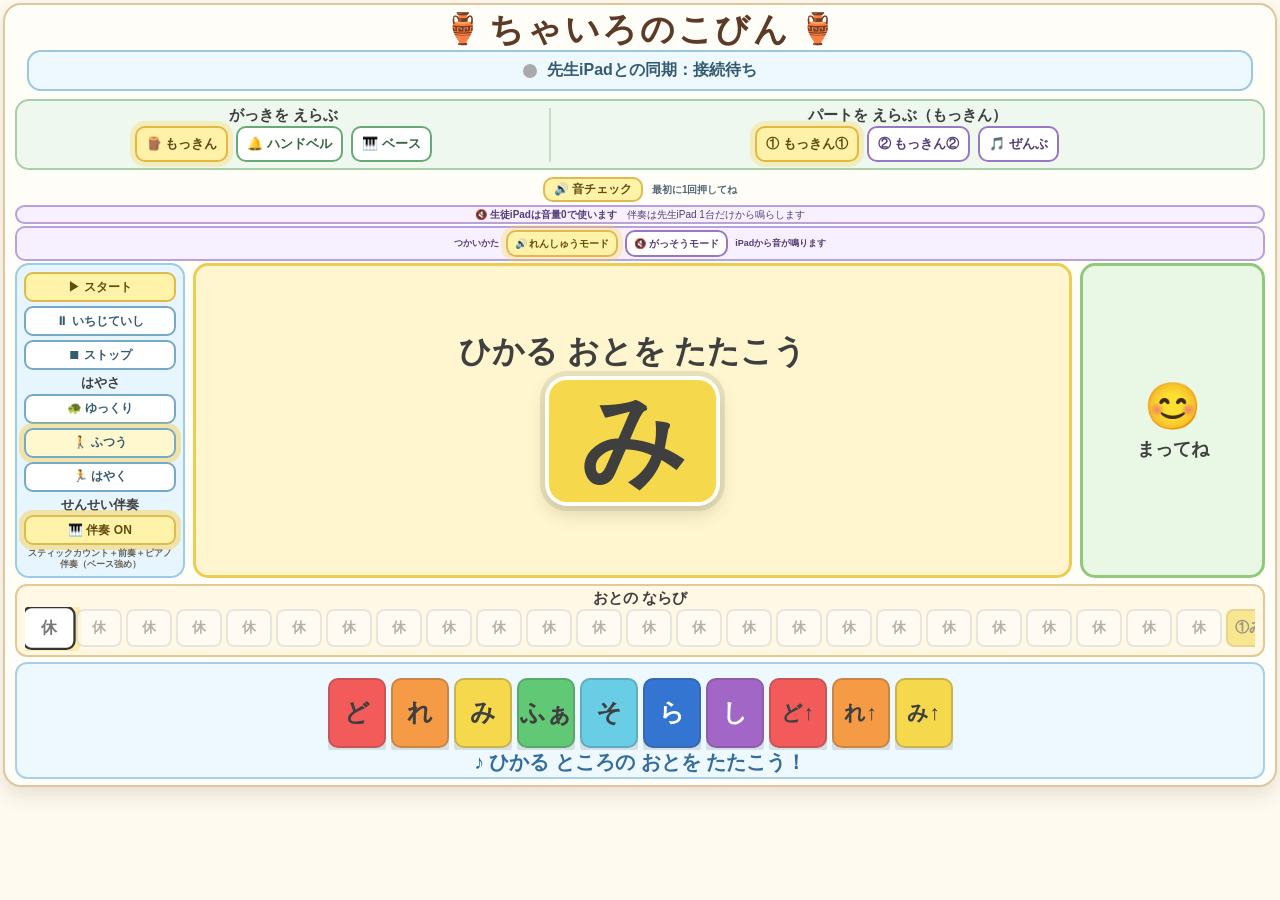
<file: index.html>
<!DOCTYPE html>
<html lang="ja">
<head>
  <meta charset="UTF-8">
  <meta name="viewport" content="width=device-width, initial-scale=1.0">
  <title>ちゃいろのこびん 合奏教材</title>
  <link rel="stylesheet" href="style.css">

  <link rel="manifest" href="manifest.json">
  <meta name="theme-color" content="#fffaf0">
  <meta name="apple-mobile-web-app-capable" content="yes">
  <meta name="apple-mobile-web-app-status-bar-style" content="default">
  <meta name="apple-mobile-web-app-title" content="ちゃいろのこびん">
  <link rel="apple-touch-icon" href="icon-192.png">

</head>
<body>
  <main class="app">
    <header class="title-area">
      <span class="bottle">🏺</span>
      <h1>ちゃいろのこびん</h1>
      <span class="bottle">🏺</span>
    </header>

    <section class="google-sync-bar" id="googleSyncBar">
      <span id="googleSyncDot" class="google-sync-dot"></span>
      <strong id="googleSyncText">先生iPadとの同期：準備中</strong>
    </section>


    <section class="selection-area">
      <div class="selection-group">
        <p class="mode-title">がっきを えらぶ</p>
        <div class="mode-buttons">
          <button class="instrument-button selected-mode" data-instrument="xylophone">🪵 もっきん</button>
          <button class="instrument-button" data-instrument="bells">🔔 ハンドベル</button>
          <button class="instrument-button" data-instrument="bass">🎹 ベース</button>
        </div>
      </div>
      <div class="selection-divider"></div>
      <div class="selection-group">
        <p id="partSelectionTitle" class="mode-title">パートを えらぶ（もっきん）</p>
        <div id="xylophoneModeButtons" class="mode-buttons">
          <button class="part-button selected-mode" data-mode="part1">① もっきん①</button>
          <button class="part-button" data-mode="part2">② もっきん②</button>
          <button class="part-button" data-mode="all">🎵 ぜんぶ</button>
        </div>
        <div id="bellModeButtons" class="mode-buttons hidden">
          <button class="part-button" data-mode="part1">① ベル①</button>
          <button class="part-button" data-mode="part2">② ベル②</button>
          <button class="part-button" data-mode="part3">③ ベル③</button>
          <button class="part-button" data-mode="all">🎵 ぜんぶ</button>
        </div>
        <div id="bassModeButtons" class="mode-buttons hidden">
          <button class="part-button selected-mode" data-mode="bass">⑥ ベース</button>
        </div>
        <p id="modeMessage" class="mode-message"></p>
      </div>
    </section>

    
    <section class="sound-check-area">
      <button id="soundCheckButton" class="sound-check-button" type="button">🔊 音チェック</button>
      <span id="soundCheckStatus">最初に1回押してね</span>
    </section>

    
    <section class="student-audio-notice">
      <strong>🔇 生徒iPadは音量0で使います</strong>
      <span>伴奏は先生iPad 1台だけから鳴らします</span>
    </section>

    
    <section class="lesson-mode-area">
      <span class="lesson-mode-label">つかいかた</span>
      <button id="practiceModeButton" class="lesson-mode-button selected-mode" type="button">🔊 れんしゅうモード</button>
      <button id="ensembleModeButton" class="lesson-mode-button" type="button">🔇 がっそうモード</button>
      <span id="lessonModeStatus">iPadから音が鳴ります</span>
    </section>

    <section class="main-panel">
      <div class="controls">
        <button id="startButton" class="start-button">▶ スタート</button>
        <button id="pauseButton">⏸ いちじていし</button>
        <button id="stopButton">⏹ ストップ</button>

        <p class="control-title">はやさ</p>
        <button class="speed-button" data-speed="1050">🐢 ゆっくり</button>
        <button class="speed-button selected" data-speed="700">🚶 ふつう</button>
        <button class="speed-button" data-speed="500">🏃 はやく</button>
        <p class="control-title">せんせい伴奏</p>
        <button id="accompanimentButton" class="accompaniment-button selected">🎹 伴奏 ON</button>
        <p id="accompanimentStatus" class="accompaniment-status">スティックカウント＋前奏＋ピアノ伴奏（ベース強め）</p>
      </div>

      <div class="note-area">
        <p id="actionMessage" class="small-message">ひかる おとを たたこう</p>
        <div id="currentNote" class="current-note note-mi">み</div>
      </div>

      <div id="waitingArea" class="waiting-area">
        <div class="face">😊</div>
        <p id="waitingText">まってね</p>
      </div>
    </section>

    <section class="melody-area">
      <p class="section-title">おとの ならび</p>
      <div id="melody" class="melody"></div>
    </section>

    
    <section id="colorInstrumentArea" class="xylophone-area">
      <p id="keyAreaTitle" class="section-title">もっきんを たたく ところ</p>

      <div id="xylophoneKeys" class="single-key-row">
        <div class="xylophone-key key-do" data-note="ど">ど</div>
        <div class="xylophone-key key-re" data-note="れ">れ</div>
        <div class="xylophone-key key-mi" data-note="み">み</div>
        <div class="xylophone-key key-fa" data-note="ふぁ">ふぁ</div>
        <div class="xylophone-key key-so" data-note="そ">そ</div>
        <div class="xylophone-key key-la" data-note="ら">ら</div>
        <div class="xylophone-key key-si" data-note="し">し</div>
        <div class="xylophone-key key-do high-inline" data-note="ど↑">ど↑</div>
        <div class="xylophone-key key-re high-inline" data-note="れ↑">れ↑</div>
        <div class="xylophone-key key-mi high-inline" data-note="み↑">み↑</div>
      </div>

      <div id="bellKeys" class="single-key-row hidden">
        <div class="xylophone-key key-mi bell-key" data-note="み">み</div>
        <div class="xylophone-key key-fa bell-key" data-note="ふぁ">ふぁ</div>
        <div class="xylophone-key key-so bell-key" data-note="そ">そ</div>
        <div class="xylophone-key key-la bell-key" data-note="ら">ら</div>
        <div class="xylophone-key key-si bell-key" data-note="し">し</div>
        <div class="xylophone-key key-do bell-key" data-note="ど↑">ど↑</div>
      </div>

      <p id="bottomMessage" class="bottom-message">♪ ひかる ところの おとを たたこう！</p>
    </section>

    <section id="bassKeyboardArea" class="bass-area hidden">
      <p class="section-title">ベースで ひく けんばん</p>
      <div class="piano">
        <div class="white-key" data-bass-note="ど">ど</div>
        <div class="white-key" data-bass-note="れ">れ</div>
        <div class="white-key" data-bass-note="み">み</div>
        <div class="piano-key-group">
          <div class="white-key" data-bass-note="ふぁ">ふぁ</div>
          <div class="black-key" data-bass-note="ふぁ♯">ふぁ♯</div>
        </div>
        <div class="white-key" data-bass-note="そ">そ</div>
      </div>
      <p class="bottom-message">🎹 ひかる けんばんを ひこう！</p>
    </section>
  </main>

  <script src="google-sync-config.js"></script>
  <script src="google-sync.js"></script>
  <script src="songs/chairo-data.js"></script>
<script src="script.js"></script>


</body>
</html>
</file>
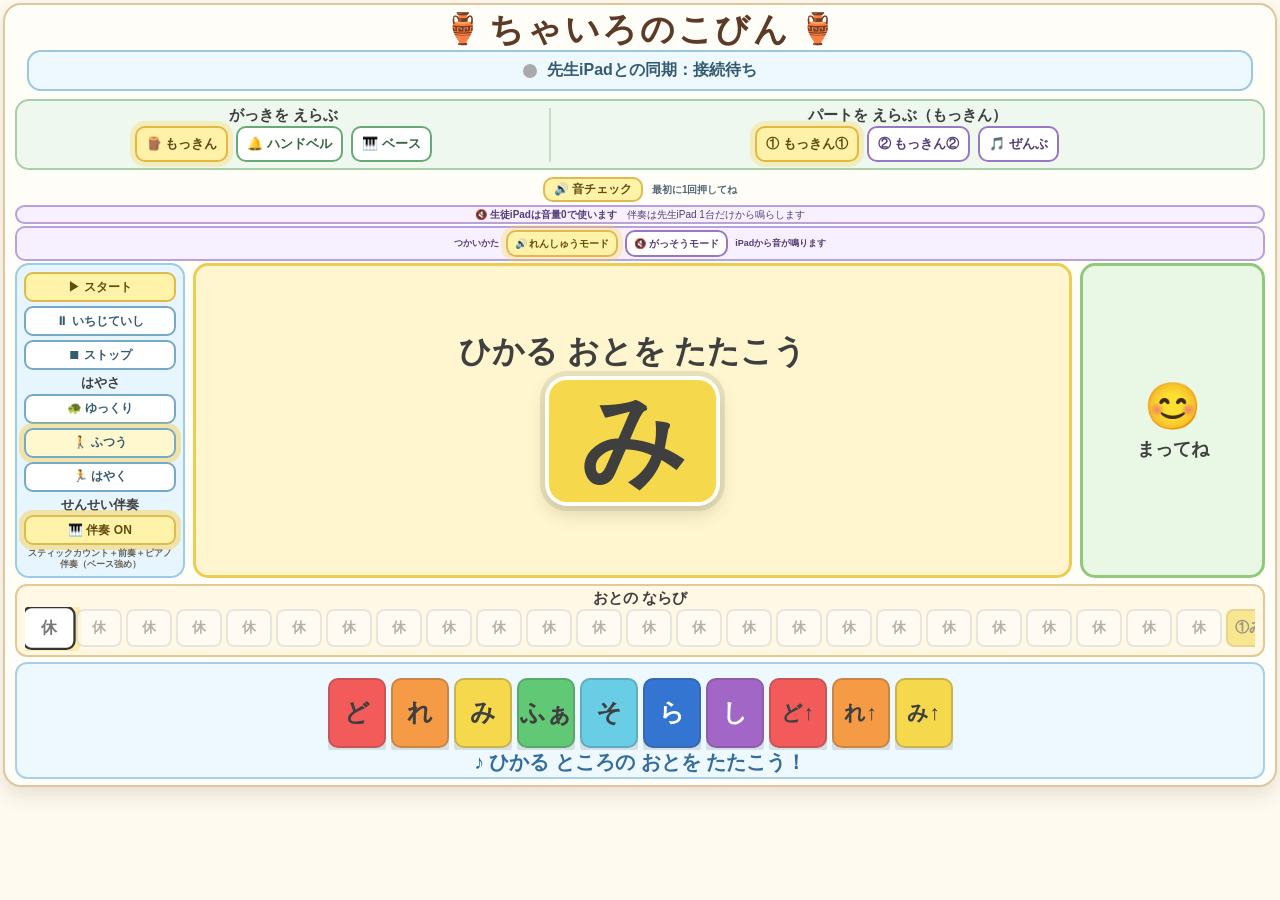
<file: index 22.48.14.html>
<!DOCTYPE html>
<html lang="ja">
<head>
  <meta charset="UTF-8">
  <meta name="viewport" content="width=device-width, initial-scale=1.0">
  <title>ちゃいろのこびん 合奏教材</title>
  <link rel="stylesheet" href="style.css">

  <link rel="manifest" href="manifest.json">
  <meta name="theme-color" content="#fffaf0">
  <meta name="apple-mobile-web-app-capable" content="yes">
  <meta name="apple-mobile-web-app-status-bar-style" content="default">
  <meta name="apple-mobile-web-app-title" content="ちゃいろのこびん">
  <link rel="apple-touch-icon" href="icon-192.png">

</head>
<body>
  <main class="app">
    <header class="title-area">
      <span class="bottle">🏺</span>
      <h1>ちゃいろのこびん</h1>
      <span class="bottle">🏺</span>
    </header>

    <section class="google-sync-bar" id="googleSyncBar">
      <span id="googleSyncDot" class="google-sync-dot"></span>
      <strong id="googleSyncText">先生iPadとの同期：準備中</strong>
    </section>


    <section class="selection-area">
      <div class="selection-group">
        <p class="mode-title">がっきを えらぶ</p>
        <div class="mode-buttons">
          <button class="instrument-button selected-mode" data-instrument="xylophone">🪵 もっきん</button>
          <button class="instrument-button" data-instrument="bells">🔔 ハンドベル</button>
          <button class="instrument-button" data-instrument="bass">🎹 ベース</button>
        </div>
      </div>
      <div class="selection-divider"></div>
      <div class="selection-group">
        <p id="partSelectionTitle" class="mode-title">パートを えらぶ（もっきん）</p>
        <div id="xylophoneModeButtons" class="mode-buttons">
          <button class="part-button selected-mode" data-mode="part1">① もっきん①</button>
          <button class="part-button" data-mode="part2">② もっきん②</button>
          <button class="part-button" data-mode="all">🎵 ぜんぶ</button>
        </div>
        <div id="bellModeButtons" class="mode-buttons hidden">
          <button class="part-button" data-mode="part1">① ベル①</button>
          <button class="part-button" data-mode="part2">② ベル②</button>
          <button class="part-button" data-mode="part3">③ ベル③</button>
          <button class="part-button" data-mode="all">🎵 ぜんぶ</button>
        </div>
        <div id="bassModeButtons" class="mode-buttons hidden">
          <button class="part-button selected-mode" data-mode="bass">⑥ ベース</button>
        </div>
        <p id="modeMessage" class="mode-message"></p>
      </div>
    </section>

    
    <section class="sound-check-area">
      <button id="soundCheckButton" class="sound-check-button" type="button">🔊 音チェック</button>
      <span id="soundCheckStatus">最初に1回押してね</span>
    </section>

    
    <section class="student-audio-notice">
      <strong>🔇 生徒iPadは音量0で使います</strong>
      <span>伴奏は先生iPad 1台だけから鳴らします</span>
    </section>

    
    <section class="lesson-mode-area">
      <span class="lesson-mode-label">つかいかた</span>
      <button id="practiceModeButton" class="lesson-mode-button selected-mode" type="button">🔊 れんしゅうモード</button>
      <button id="ensembleModeButton" class="lesson-mode-button" type="button">🔇 がっそうモード</button>
      <span id="lessonModeStatus">iPadから音が鳴ります</span>
    </section>

    <section class="main-panel">
      <div class="controls">
        <button id="startButton" class="start-button">▶ スタート</button>
        <button id="pauseButton">⏸ いちじていし</button>
        <button id="stopButton">⏹ ストップ</button>

        <p class="control-title">はやさ</p>
        <button class="speed-button" data-speed="1050">🐢 ゆっくり</button>
        <button class="speed-button selected" data-speed="700">🚶 ふつう</button>
        <button class="speed-button" data-speed="500">🏃 はやく</button>
        <p class="control-title">せんせい伴奏</p>
        <button id="accompanimentButton" class="accompaniment-button selected">🎹 伴奏 ON</button>
        <p id="accompanimentStatus" class="accompaniment-status">スティックカウント＋前奏＋ピアノ伴奏（ベース強め）</p>
      </div>

      <div class="note-area">
        <p id="actionMessage" class="small-message">ひかる おとを たたこう</p>
        <div id="currentNote" class="current-note note-mi">み</div>
      </div>

      <div id="waitingArea" class="waiting-area">
        <div class="face">😊</div>
        <p id="waitingText">まってね</p>
      </div>
    </section>

    <section class="melody-area">
      <p class="section-title">おとの ならび</p>
      <div id="melody" class="melody"></div>
    </section>

    
    <section id="colorInstrumentArea" class="xylophone-area">
      <p id="keyAreaTitle" class="section-title">もっきんを たたく ところ</p>

      <div id="xylophoneKeys" class="single-key-row">
        <div class="xylophone-key key-do" data-note="ど">ど</div>
        <div class="xylophone-key key-re" data-note="れ">れ</div>
        <div class="xylophone-key key-mi" data-note="み">み</div>
        <div class="xylophone-key key-fa" data-note="ふぁ">ふぁ</div>
        <div class="xylophone-key key-so" data-note="そ">そ</div>
        <div class="xylophone-key key-la" data-note="ら">ら</div>
        <div class="xylophone-key key-si" data-note="し">し</div>
        <div class="xylophone-key key-do high-inline" data-note="ど↑">ど↑</div>
        <div class="xylophone-key key-re high-inline" data-note="れ↑">れ↑</div>
        <div class="xylophone-key key-mi high-inline" data-note="み↑">み↑</div>
      </div>

      <div id="bellKeys" class="single-key-row hidden">
        <div class="xylophone-key key-mi bell-key" data-note="み">み</div>
        <div class="xylophone-key key-fa bell-key" data-note="ふぁ">ふぁ</div>
        <div class="xylophone-key key-so bell-key" data-note="そ">そ</div>
        <div class="xylophone-key key-la bell-key" data-note="ら">ら</div>
        <div class="xylophone-key key-si bell-key" data-note="し">し</div>
        <div class="xylophone-key key-do bell-key" data-note="ど↑">ど↑</div>
      </div>

      <p id="bottomMessage" class="bottom-message">♪ ひかる ところの おとを たたこう！</p>
    </section>

    <section id="bassKeyboardArea" class="bass-area hidden">
      <p class="section-title">ベースで ひく けんばん</p>
      <div class="piano">
        <div class="white-key" data-bass-note="ど">ど</div>
        <div class="white-key" data-bass-note="れ">れ</div>
        <div class="white-key" data-bass-note="み">み</div>
        <div class="piano-key-group">
          <div class="white-key" data-bass-note="ふぁ">ふぁ</div>
          <div class="black-key" data-bass-note="ふぁ♯">ふぁ♯</div>
        </div>
        <div class="white-key" data-bass-note="そ">そ</div>
      </div>
      <p class="bottom-message">🎹 ひかる けんばんを ひこう！</p>
    </section>
  </main>

  <script src="google-sync-config.js?v=9"></script>
  <script src="google-sync.js?v=9"></script>
  <script src="songs/chairo-data.js?v=8"></script>
<script src="script.js?v=9"></script>


</body>
</html>
</file>
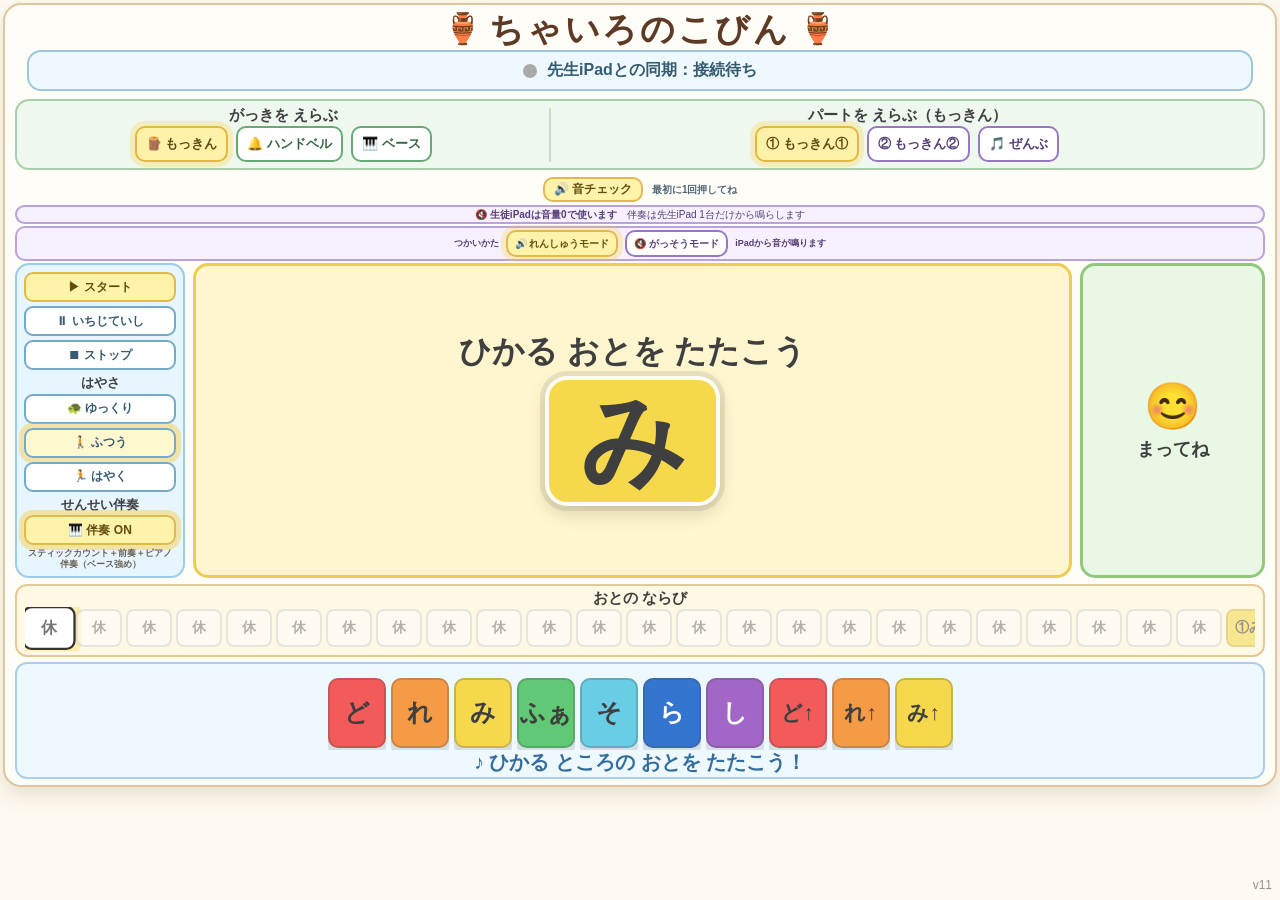
<file: index 23.08.19.html>
<!DOCTYPE html>
<html lang="ja">
<head>
  <meta charset="UTF-8">
  <meta name="viewport" content="width=device-width, initial-scale=1.0">
  <title>ちゃいろのこびん 合奏教材</title>
  <link rel="stylesheet" href="style.css">

  <link rel="manifest" href="manifest.json">
  <meta name="theme-color" content="#fffaf0">
  <meta name="apple-mobile-web-app-capable" content="yes">
  <meta name="apple-mobile-web-app-status-bar-style" content="default">
  <meta name="apple-mobile-web-app-title" content="ちゃいろのこびん">
  <link rel="apple-touch-icon" href="icon-192.png">

</head>
<body>
<div style="position:fixed;right:8px;bottom:8px;font-size:12px;opacity:.55;z-index:9999">v11</div>
  <main class="app">
    <header class="title-area">
      <span class="bottle">🏺</span>
      <h1>ちゃいろのこびん</h1>
      <span class="bottle">🏺</span>
    </header>

    <section class="google-sync-bar" id="googleSyncBar">
      <span id="googleSyncDot" class="google-sync-dot"></span>
      <strong id="googleSyncText">先生iPadとの同期：準備中</strong>
    </section>


    <section class="selection-area">
      <div class="selection-group">
        <p class="mode-title">がっきを えらぶ</p>
        <div class="mode-buttons">
          <button class="instrument-button selected-mode" data-instrument="xylophone">🪵 もっきん</button>
          <button class="instrument-button" data-instrument="bells">🔔 ハンドベル</button>
          <button class="instrument-button" data-instrument="bass">🎹 ベース</button>
        </div>
      </div>
      <div class="selection-divider"></div>
      <div class="selection-group">
        <p id="partSelectionTitle" class="mode-title">パートを えらぶ（もっきん）</p>
        <div id="xylophoneModeButtons" class="mode-buttons">
          <button class="part-button selected-mode" data-mode="part1">① もっきん①</button>
          <button class="part-button" data-mode="part2">② もっきん②</button>
          <button class="part-button" data-mode="all">🎵 ぜんぶ</button>
        </div>
        <div id="bellModeButtons" class="mode-buttons hidden">
          <button class="part-button" data-mode="part1">① ベル①</button>
          <button class="part-button" data-mode="part2">② ベル②</button>
          <button class="part-button" data-mode="part3">③ ベル③</button>
          <button class="part-button" data-mode="all">🎵 ぜんぶ</button>
        </div>
        <div id="bassModeButtons" class="mode-buttons hidden">
          <button class="part-button selected-mode" data-mode="bass">⑥ ベース</button>
        </div>
        <p id="modeMessage" class="mode-message"></p>
      </div>
    </section>

    
    <section class="sound-check-area">
      <button id="soundCheckButton" class="sound-check-button" type="button">🔊 音チェック</button>
      <span id="soundCheckStatus">最初に1回押してね</span>
    </section>

    
    <section class="student-audio-notice">
      <strong>🔇 生徒iPadは音量0で使います</strong>
      <span>伴奏は先生iPad 1台だけから鳴らします</span>
    </section>

    
    <section class="lesson-mode-area">
      <span class="lesson-mode-label">つかいかた</span>
      <button id="practiceModeButton" class="lesson-mode-button selected-mode" type="button">🔊 れんしゅうモード</button>
      <button id="ensembleModeButton" class="lesson-mode-button" type="button">🔇 がっそうモード</button>
      <span id="lessonModeStatus">iPadから音が鳴ります</span>
    </section>

    <section class="main-panel">
      <div class="controls">
        <button id="startButton" class="start-button">▶ スタート</button>
        <button id="pauseButton">⏸ いちじていし</button>
        <button id="stopButton">⏹ ストップ</button>

        <p class="control-title">はやさ</p>
        <button class="speed-button" data-speed="1050">🐢 ゆっくり</button>
        <button class="speed-button selected" data-speed="700">🚶 ふつう</button>
        <button class="speed-button" data-speed="500">🏃 はやく</button>
        <p class="control-title">せんせい伴奏</p>
        <button id="accompanimentButton" class="accompaniment-button selected">🎹 伴奏 ON</button>
        <p id="accompanimentStatus" class="accompaniment-status">スティックカウント＋前奏＋ピアノ伴奏（ベース強め）</p>
      </div>

      <div class="note-area">
        <p id="actionMessage" class="small-message">ひかる おとを たたこう</p>
        <div id="currentNote" class="current-note note-mi">み</div>
      </div>

      <div id="waitingArea" class="waiting-area">
        <div class="face">😊</div>
        <p id="waitingText">まってね</p>
      </div>
    </section>

    <section class="melody-area">
      <p class="section-title">おとの ならび</p>
      <div id="melody" class="melody"></div>
    </section>

    
    <section id="colorInstrumentArea" class="xylophone-area">
      <p id="keyAreaTitle" class="section-title">もっきんを たたく ところ</p>

      <div id="xylophoneKeys" class="single-key-row">
        <div class="xylophone-key key-do" data-note="ど">ど</div>
        <div class="xylophone-key key-re" data-note="れ">れ</div>
        <div class="xylophone-key key-mi" data-note="み">み</div>
        <div class="xylophone-key key-fa" data-note="ふぁ">ふぁ</div>
        <div class="xylophone-key key-so" data-note="そ">そ</div>
        <div class="xylophone-key key-la" data-note="ら">ら</div>
        <div class="xylophone-key key-si" data-note="し">し</div>
        <div class="xylophone-key key-do high-inline" data-note="ど↑">ど↑</div>
        <div class="xylophone-key key-re high-inline" data-note="れ↑">れ↑</div>
        <div class="xylophone-key key-mi high-inline" data-note="み↑">み↑</div>
      </div>

      <div id="bellKeys" class="single-key-row hidden">
        <div class="xylophone-key key-mi bell-key" data-note="み">み</div>
        <div class="xylophone-key key-fa bell-key" data-note="ふぁ">ふぁ</div>
        <div class="xylophone-key key-so bell-key" data-note="そ">そ</div>
        <div class="xylophone-key key-la bell-key" data-note="ら">ら</div>
        <div class="xylophone-key key-si bell-key" data-note="し">し</div>
        <div class="xylophone-key key-do bell-key" data-note="ど↑">ど↑</div>
      </div>

      <p id="bottomMessage" class="bottom-message">♪ ひかる ところの おとを たたこう！</p>
    </section>

    <section id="bassKeyboardArea" class="bass-area hidden">
      <p class="section-title">ベースで ひく けんばん</p>
      <div class="piano">
        <div class="white-key" data-bass-note="ど">ど</div>
        <div class="white-key" data-bass-note="れ">れ</div>
        <div class="white-key" data-bass-note="み">み</div>
        <div class="piano-key-group">
          <div class="white-key" data-bass-note="ふぁ">ふぁ</div>
          <div class="black-key" data-bass-note="ふぁ♯">ふぁ♯</div>
        </div>
        <div class="white-key" data-bass-note="そ">そ</div>
      </div>
      <p class="bottom-message">🎹 ひかる けんばんを ひこう！</p>
    </section>
  </main>

  <script src="google-sync-config.js?v=9"></script>
  <script src="google-sync.js?v=9"></script>
  <script src="songs/chairo-data.js?v=8"></script>
<script src="script-v11.js"></script>


</body>
</html>
</file>
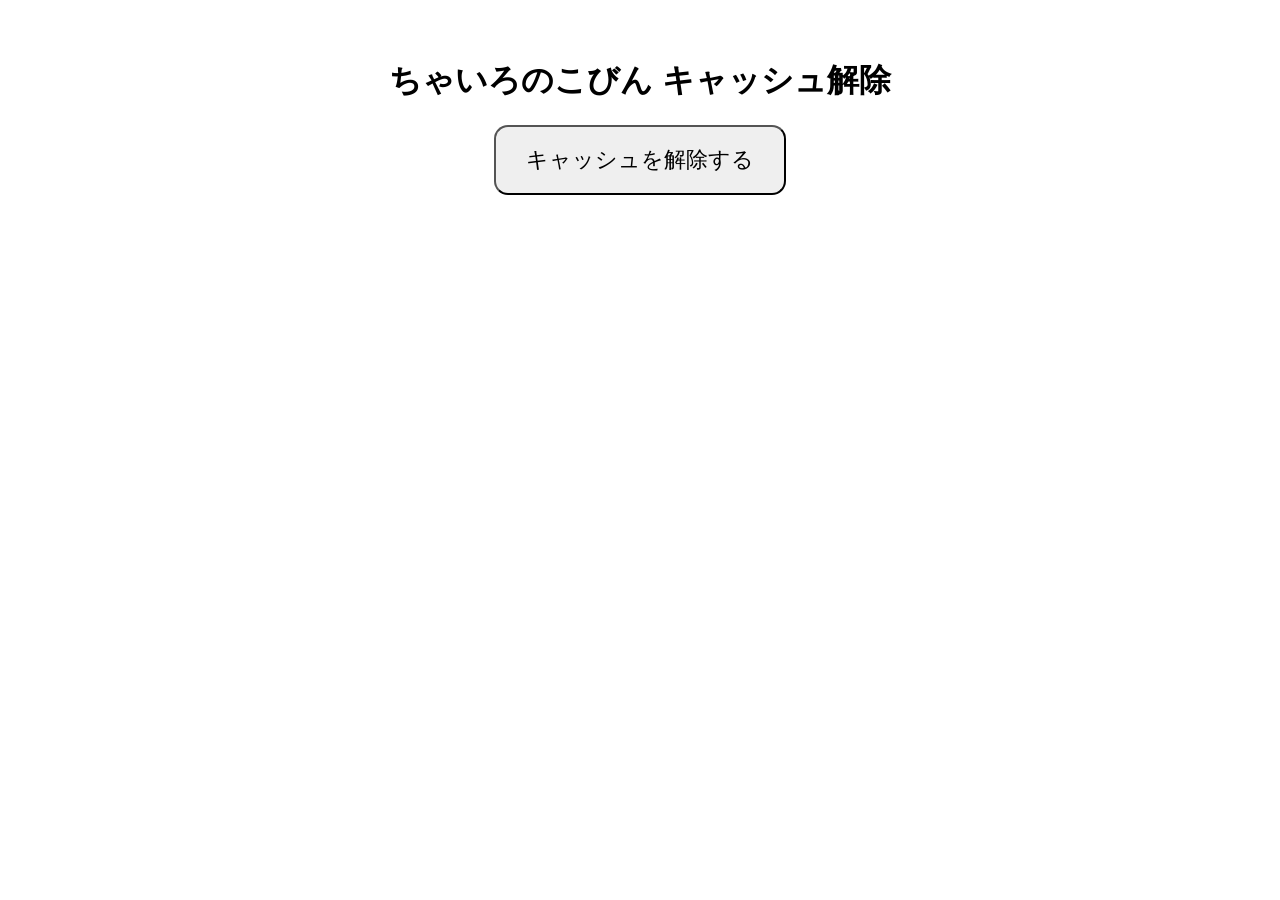
<file: reset-cache.html>
<!doctype html>
<html lang="ja">
<head>
<meta charset="utf-8">
<meta name="viewport" content="width=device-width,initial-scale=1">
<title>キャッシュ解除</title>
<style>
body{font-family:-apple-system,BlinkMacSystemFont,"Yu Gothic",sans-serif;padding:30px;text-align:center}
button{font-size:22px;padding:18px 30px;border-radius:14px}
#msg{margin-top:20px;font-weight:bold}
</style>
</head>
<body>
<h1>ちゃいろのこびん キャッシュ解除</h1>
<button id="reset">キャッシュを解除する</button>
<div id="msg"></div>
<script>
document.getElementById("reset").addEventListener("click", async () => {
  const msg = document.getElementById("msg");
  try {
    if ("serviceWorker" in navigator) {
      const regs = await navigator.serviceWorker.getRegistrations();
      await Promise.all(regs.map(r => r.unregister()));
    }
    if ("caches" in window) {
      const keys = await caches.keys();
      await Promise.all(keys.map(k => caches.delete(k)));
    }
    msg.textContent = "解除できました。教材ページを開き直してください。";
  } catch (e) {
    msg.textContent = "解除中にエラー: " + e;
  }
});
</script>
</body>
</html>
</file>
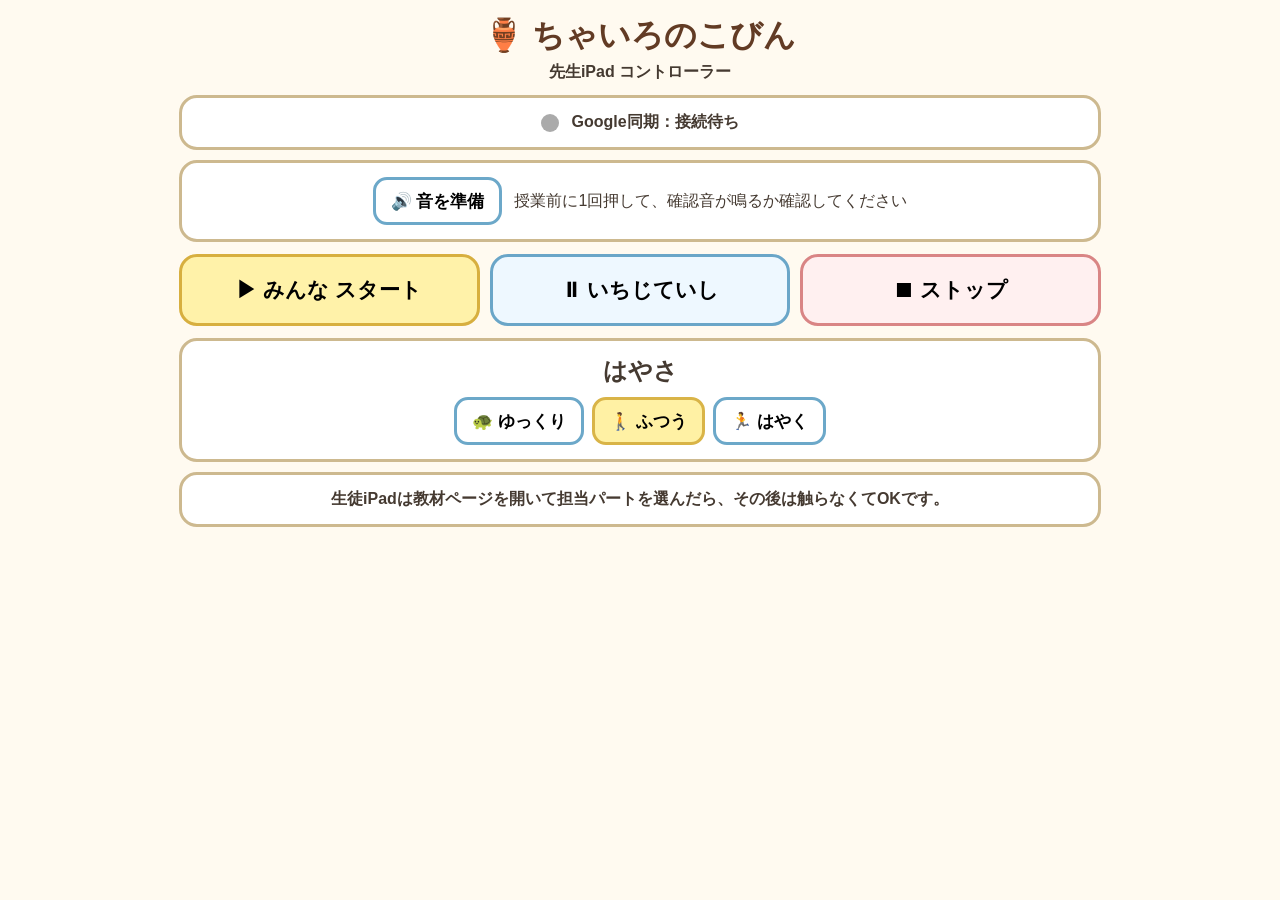
<file: teacher-controller.html>
<!doctype html>
<html lang="ja">
<head>
  <meta charset="utf-8">
  <meta name="viewport" content="width=device-width,initial-scale=1">
  <title>ちゃいろのこびん 先生iPad</title>
  <link rel="stylesheet" href="teacher-style.css">
</head>
<body>
<main class="teacher-app">
  <header class="teacher-header">
    <h1>🏺 ちゃいろのこびん</h1>
    <p>先生iPad コントローラー</p>
  </header>

  <section class="status-card">
    <span id="statusDot" class="status-dot"></span>
    <strong id="teacherStatus">Google同期：準備中</strong>
  </section>

  <section class="teacher-help">
    <button id="prepareTeacherAudio" type="button">🔊 音を準備</button>
    <span id="teacherAudioStatus">授業前に1回押して、確認音が鳴るか確認してください</span>
  </section>

  <section class="transport-card">
    <button id="allStart" class="big start" type="button">▶ みんな スタート</button>
    <button id="allPause" class="big pause" type="button">⏸ いちじていし</button>
    <button id="allStop" class="big stop" type="button">⏹ ストップ</button>
  </section>

  <section class="setting-card">
    <h2>はやさ</h2>
    <div class="choice-row">
      <button class="speed-choice" data-speed="1050">🐢 ゆっくり</button>
      <button class="speed-choice selected" data-speed="700">🚶 ふつう</button>
      <button class="speed-choice" data-speed="500">🏃 はやく</button>
    </div>
  </section>

  <section class="teacher-note">
    生徒iPadは教材ページを開いて担当パートを選んだら、その後は触らなくてOKです。
  </section>

  <iframe id="teacherAudioFrame" class="audio-frame" src="./teacher-audio.html" title="先生用伴奏" allow="autoplay"></iframe>
</main>
<script src="google-sync-config.js"></script>
<script src="google-sync.js"></script>
<script src="teacher-controller.js"></script>
</body>
</html>
</file>
<file: style.css>
* { box-sizing: border-box; }

body {
  margin: 0;
  padding: 20px;
  background: #fffaf0;
  color: #3f3f3f;
  font-family: "Hiragino Maru Gothic ProN", "Hiragino Sans", "Yu Gothic", sans-serif;
}

button { font-family: inherit; }

.app {
  width: min(1100px, 100%);
  margin: 0 auto;
  padding: 24px;
  background: #fffdf8;
  border: 5px solid #dfc69c;
  border-radius: 32px;
  box-shadow: 0 8px 20px rgba(90, 65, 35, 0.15);
}

.title-area {
  display: flex;
  align-items: center;
  justify-content: center;
  gap: 18px;
  margin-bottom: 18px;
}

.title-area h1 {
  margin: 0;
  color: #5d3a25;
  font-size: clamp(34px, 5vw, 58px);
  letter-spacing: 0.08em;
}

.bottle { font-size: clamp(38px, 5vw, 60px); }

.instrument-area, .mode-area {
  margin-bottom: 18px;
  padding: 16px;
  border-radius: 24px;
}

.instrument-area {
  background: #eaf7ee;
  border: 4px solid #92c99e;
}

.mode-area {
  background: #f4efff;
  border: 4px solid #b9a0df;
}

.mode-title {
  margin: 0 0 12px;
  text-align: center;
  font-size: 23px;
  font-weight: bold;
}

.mode-buttons {
  display: flex;
  justify-content: center;
  flex-wrap: wrap;
  gap: 12px;
}

.instrument-button, .part-button {
  min-height: 56px;
  padding: 10px 22px;
  background: white;
  border: 4px solid #9877c4;
  border-radius: 18px;
  color: #553d75;
  font-size: 20px;
  font-weight: bold;
  cursor: pointer;
}

.instrument-button { border-color: #69a978; color: #356540; }

.instrument-button:active, .part-button:active { transform: scale(0.97); }

.selected-mode {
  background: #fff2a8;
  border-color: #e2b83f;
  color: #5c4913;
  box-shadow: 0 0 0 5px rgba(255, 202, 42, 0.25);
}

.mode-message {
  margin: 14px 0 0;
  text-align: center;
  color: #615274;
  font-size: 19px;
  font-weight: bold;
}

.hidden { display: none; }

.main-panel {
  display: grid;
  grid-template-columns: 230px 1fr 220px;
  gap: 22px;
}

.controls, .note-area, .waiting-area, .melody-area, .xylophone-area {
  border-radius: 24px;
}

.controls {
  display: flex;
  flex-direction: column;
  gap: 12px;
  padding: 18px;
  background: #e7f5ff;
  border: 4px solid #9bcce8;
}

.controls button {
  min-height: 54px;
  padding: 10px;
  background: white;
  border: 3px solid #76a9c7;
  border-radius: 16px;
  color: #385b70;
  font-size: 19px;
  font-weight: bold;
  cursor: pointer;
}

.controls .start-button {
  background: #fff3a9;
  border-color: #e0b94f;
  color: #624d11;
}

.controls .selected {
  background: #fff7ce;
  outline: 5px solid rgba(255, 193, 7, 0.35);
}

.control-title {
  margin: 8px 0 0;
  text-align: center;
  font-size: 21px;
  font-weight: bold;
}

.note-area {
  min-height: 330px;
  display: flex;
  flex-direction: column;
  align-items: center;
  justify-content: center;
  background: #fff6cf;
  border: 5px solid #edcc51;
}

.small-message {
  margin: 0 0 10px;
  text-align: center;
  font-size: clamp(20px, 2.5vw, 30px);
  font-weight: bold;
}

.current-note {
  min-width: 210px;
  padding: 18px 35px;
  border: 6px solid rgba(255,255,255,.95);
  border-radius: 35px;
  text-align: center;
  font-size: clamp(90px, 14vw, 175px);
  font-weight: bold;
  line-height: 1;
  box-shadow: 0 0 0 5px rgba(80,80,80,.12), 0 8px 18px rgba(80,60,20,.18);
  transition: transform .2s, filter .2s;
}

.current-note.flash { transform: scale(1.1); filter: brightness(1.1); }

.waiting-area {
  min-height: 330px;
  display: flex;
  flex-direction: column;
  align-items: center;
  justify-content: center;
  background: #e9f8e4;
  border: 5px solid #91c87c;
}

.waiting-area.playing {
  background: #fff1bf;
  border-color: #efbd4c;
}

.face { font-size: 82px; }

.waiting-area p {
  margin: 12px 0 0;
  padding: 0 10px;
  text-align: center;
  font-size: 29px;
  font-weight: bold;
}

.melody-area {
  margin-top: 22px;
  padding: 18px;
  background: #fff8e4;
  border: 4px solid #e3c995;
}

.section-title {
  margin: 0 0 14px;
  text-align: center;
  font-size: 25px;
  font-weight: bold;
}

.melody {
  display: flex;
  gap: 10px;
  overflow-x: auto;
  padding: 10px 4px 18px;
}

.melody-note {
  flex: 0 0 76px;
  height: 72px;
  display: flex;
  align-items: center;
  justify-content: center;
  border: 4px solid rgba(50,50,50,.2);
  border-radius: 18px;
  font-size: 25px;
  font-weight: bold;
  opacity: .55;
  transition: transform .2s, opacity .2s;
}

.melody-note.current {
  opacity: 1;
  transform: scale(1.16);
  border-color: #343434;
  box-shadow: 0 0 0 5px rgba(255,210,60,.35);
}

.melody-note.finished { opacity: .25; }

.rest-note { background: white; color: #777; }

.xylophone-area {
  margin-top: 22px;
  padding: 20px;
  background: #edf8ff;
  border: 4px solid #a8d1e9;
}

.high-label {
  margin: 5px 0 4px;
  text-align: center;
  font-size: 20px;
  font-weight: bold;
}

.high-xylophone, .xylophone {
  display: flex;
  justify-content: center;
  gap: 9px;
  padding: 12px 5px;
  overflow-x: auto;
}

.xylophone { min-height: 250px; align-items: center; }

.xylophone-key {
  width: 105px;
  display: flex;
  align-items: flex-end;
  justify-content: center;
  padding: 0 5px 18px;
  border: 5px solid rgba(70,70,70,.25);
  border-radius: 18px;
  text-align: center;
  font-size: clamp(20px, 2.6vw, 31px);
  font-weight: bold;
  box-shadow: 0 8px 0 rgba(80,80,80,.15);
  transition: transform .2s, filter .2s;
}

.high-key { width: 90px; height: 105px; padding-bottom: 12px; font-size: 23px; }

.xylophone-key.active {
  transform: translateY(-16px) scale(1.08);
  filter: brightness(1.2);
  border-color: white;
  box-shadow: 0 0 0 6px #343434, 0 0 25px rgba(255,215,70,.9);
}

.key-do { height: 220px; background: #f35b5b; }
.key-re { height: 205px; background: #f59b45; }
.key-mi { height: 190px; background: #f5d84c; }
.key-fa { height: 175px; background: #61c875; }
.key-so { height: 160px; background: #69cde6; }
.key-la { height: 145px; background: #3475d1; color: white; }
.key-si { height: 130px; background: #a266c7; color: white; }

.high-key.key-do, .high-key.key-re, .high-key.key-mi { height: 105px; }

.note-do { background: #f35b5b; }
.note-re { background: #f59b45; }
.note-mi { background: #f5d84c; }
.note-fa { background: #61c875; }
.note-fs { background: #347a43; color: white; }
.note-so { background: #69cde6; }
.note-la { background: #3475d1; color: white; }
.note-si { background: #a266c7; color: white; }

.bottom-message {
  margin: 10px 0 0;
  text-align: center;
  color: #346c9b;
  font-size: clamp(22px, 3vw, 34px);
  font-weight: bold;
}


.bass-area {
  margin-top: 22px;
  padding: 20px;
  background: #f3f1ed;
  border: 4px solid #aaa39a;
  border-radius: 24px;
}

.piano {
  min-height: 280px;
  display: flex;
  align-items: flex-start;
  justify-content: center;
  gap: 8px;
  padding: 25px 10px;
  overflow-x: auto;
}

.white-key {
  width: 120px;
  height: 240px;
  flex: 0 0 120px;
  display: flex;
  align-items: flex-end;
  justify-content: center;
  padding-bottom: 20px;
  background: white;
  border: 5px solid #444;
  border-radius: 0 0 18px 18px;
  font-size: 31px;
  font-weight: bold;
  transition: .2s;
}

.piano-key-group {
  position: relative;
  width: 120px;
  height: 240px;
  flex: 0 0 120px;
}

.piano-key-group .white-key {
  position: absolute;
  inset: 0;
}

.black-key {
  position: absolute;
  z-index: 2;
  width: 72px;
  height: 145px;
  right: -40px;
  top: 0;
  display: flex;
  align-items: flex-end;
  justify-content: center;
  padding-bottom: 14px;
  background: #333;
  color: white;
  border: 4px solid #111;
  border-radius: 0 0 12px 12px;
  font-size: 20px;
  font-weight: bold;
  transition: .2s;
}

.white-key.active-bass,
.black-key.active-bass {
  transform: translateY(-12px) scale(1.06);
  filter: brightness(1.2);
  box-shadow: 0 0 0 7px #ffd84c, 0 0 28px rgba(255,215,70,.9);
}

@media (max-width: 850px) {
  body { padding: 8px; }
  .app { padding: 14px; }
  .mode-buttons { flex-direction: column; }
  .main-panel { grid-template-columns: 1fr; }
  .controls { display: grid; grid-template-columns: repeat(2, 1fr); }
  .control-title { grid-column: 1 / -1; }
  .waiting-area { display: none; }
  .piano { justify-content: flex-start; }
}

.controls .accompaniment-button { background:#fff3a9; border-color:#e0b94f; color:#624d11; }
.controls .accompaniment-button.off { background:white; border-color:#aaa; color:#666; outline:none; }
.accompaniment-status { margin:-5px 0 4px; text-align:center; font-size:14px; font-weight:bold; color:#6b6257; }

.timbre-buttons {
  display: grid;
  grid-template-columns: 1fr 1fr;
  gap: 8px;
}
.controls .timbre-button {
  min-height: 48px;
  padding: 7px 5px;
  background: white;
  border: 3px solid #9aa7b0;
  border-radius: 14px;
  color: #48545c;
  font-size: 15px;
  font-weight: bold;
}
.controls .timbre-button.selected-timbre {
  background: #fff3a9;
  border-color: #e0b94f;
  color: #624d11;
  outline: 4px solid rgba(255,193,7,.25);
}

.instrument-hidden { display:none !important; }

.selection-area{
 display:grid;grid-template-columns:1fr 2px 1.35fr;align-items:center;gap:14px;
 margin-bottom:10px;padding:10px 14px;background:#eef8ee;border:3px solid #a8cfa8;border-radius:18px
}
.selection-divider{width:2px;height:70px;background:#c8ddc4}
.selection-area .mode-title{margin:0 0 7px;font-size:18px}
.selection-area .mode-buttons{flex-wrap:nowrap;gap:8px}
.selection-area .instrument-button,.selection-area .part-button{
 min-height:44px;padding:7px 12px;border-width:2px;border-radius:12px;font-size:16px;white-space:nowrap
}
.selection-area .mode-message{display:none}

@media (orientation:landscape) and (min-width:850px){
 body{padding:6px}
 .app{width:min(1500px,100%);padding:10px 14px;border-width:3px;border-radius:22px}
 .title-area{margin-bottom:8px}
 .title-area h1{font-size:42px}
 .bottle{font-size:40px}
 .main-panel{grid-template-columns:185px minmax(0,1fr) 210px;gap:12px}
 .controls{gap:7px;padding:10px}
 .controls button{min-height:38px;padding:5px;font-size:15px}
 .control-title{margin:3px 0 0;font-size:16px}
 .accompaniment-status{font-size:11px;line-height:1.25}
 .note-area,.waiting-area{min-height:255px}
 .small-message{font-size:20px}
 .current-note{min-width:130px;padding:8px 22px;font-size:76px}
 .face{font-size:56px}.waiting-area p{font-size:22px}
 .melody-area{margin-top:10px;padding:7px 10px}
 .section-title{margin-bottom:4px;font-size:18px}
 .melody{gap:6px;padding:3px 2px 7px}
 .melody-note{flex-basis:55px;height:48px;font-size:17px;border-width:2px;border-radius:10px}
 .xylophone-area,.bass-area{margin-top:10px;padding:8px 12px}
 .high-label{font-size:14px;margin:0}
 .high-xylophone,.xylophone{gap:7px;padding:3px}
 .xylophone{min-height:125px;align-items:flex-end}
 .xylophone-key{width:68px;padding:0 3px 8px;border-width:3px;border-radius:12px;font-size:20px}
 .high-key{width:58px;height:52px!important;padding-bottom:5px;font-size:16px}
 .key-do{height:105px}.key-re{height:98px}.key-mi{height:91px}.key-fa{height:84px}
 .key-so{height:77px}.key-la{height:70px}.key-si{height:63px}
 .bottom-message{margin-top:4px;font-size:18px}
 .piano{min-height:0;padding:5px;gap:0}
 .white-key{width:76px;height:112px;flex-basis:76px;padding-bottom:8px;border-width:3px;font-size:19px}
 .piano-key-group{width:76px;height:112px;flex-basis:76px}
 .black-key{width:46px;height:70px;right:-24px;padding-bottom:5px;border-width:2px;font-size:13px}
}


/* ===== 鍵盤を1列に統一 ===== */
.single-key-row {
  display: flex;
  justify-content: center;
  align-items: flex-end;
  gap: 7px;
  padding: 8px 4px;
  overflow-x: auto;
  scrollbar-width: thin;
}

.single-key-row .xylophone-key {
  width: 68px;
  height: 92px !important;
  flex: 0 0 68px;
  align-items: center;
  justify-content: center;
  padding: 0;
  border-width: 3px;
  border-radius: 12px;
  font-size: 20px;
}

.single-key-row .high-inline {
  height: 92px !important;
}

.single-key-row .bell-key {
  width: 78px;
  height: 92px !important;
  flex-basis: 78px;
}

@media (orientation: landscape) and (min-width: 850px) {
  .xylophone-area {
    padding-top: 8px;
    padding-bottom: 8px;
  }

  .single-key-row {
    flex-wrap: nowrap;
    overflow-x: auto;
  }
}

@media (max-width: 1100px) and (orientation: landscape) {
  .single-key-row .xylophone-key {
    width: 58px;
    flex-basis: 58px;
    font-size: 18px;
  }

  .single-key-row .bell-key {
    width: 68px;
    flex-basis: 68px;
  }
}


/* 楽器切替：選んでいない鍵盤列は必ず非表示 */
.single-key-row.hidden {
  display: none !important;
}


/* ===== 「ひかる ところの おとを たたこう！」を大きく、余白を少なく ===== */
.xylophone-area,
.bass-area {
  padding-top: 6px !important;
  padding-bottom: 6px !important;
}

.single-key-row {
  padding-top: 4px !important;
  padding-bottom: 4px !important;
}

.bottom-message {
  margin: 2px 0 0 !important;
  padding: 4px 8px !important;
  font-size: clamp(26px, 2.7vw, 34px) !important;
  line-height: 1.1 !important;
  font-weight: 800 !important;
}

@media (orientation: landscape) and (min-width: 850px) {
  .bottom-message {
    font-size: 30px !important;
  }
}


/* ===== 音階（ど・れ・み…）を大きく見やすく ===== */
.single-key-row .xylophone-key {
  font-size: 30px !important;
  font-weight: 800 !important;
  line-height: 1 !important;
}

.single-key-row .high-inline {
  font-size: 27px !important;
}

.single-key-row .bell-key {
  font-size: 30px !important;
  font-weight: 800 !important;
}

/* ベース鍵盤の音名も少し大きく */
.white-key {
  font-size: 25px !important;
  font-weight: 800 !important;
}

.black-key {
  font-size: 17px !important;
  font-weight: 800 !important;
}

@media (max-width: 1100px) and (orientation: landscape) {
  .single-key-row .xylophone-key {
    font-size: 26px !important;
  }

  .single-key-row .high-inline {
    font-size: 23px !important;
  }

  .single-key-row .bell-key {
    font-size: 26px !important;
  }

  .white-key {
    font-size: 22px !important;
  }

  .black-key {
    font-size: 15px !important;
  }
}


/* ===== 中央の案内文字を大きくする（余白は維持） ===== */
.note-area .small-message {
  font-size: clamp(30px, 3.4vw, 46px) !important;
  line-height: 1.15 !important;
  font-weight: 800 !important;
  margin-bottom: 12px !important;
}

/* 大きな現在音も少しだけ拡大 */
.note-area .current-note {
  font-size: clamp(92px, 9vw, 138px) !important;
  min-width: 190px !important;
  padding: 14px 34px !important;
}

/* iPad横向きでは十分大きく見えるよう固定値を強めに */
@media (orientation: landscape) and (min-width: 850px) {
  .note-area .small-message {
    font-size: 38px !important;
  }

  .note-area .current-note {
    font-size: 112px !important;
  }
}


/* ===== 下段鍵盤：見出しを省き、光った時に上が切れないよう調整 ===== */
#colorInstrumentArea #keyAreaTitle {
  display: none !important;
}

#colorInstrumentArea {
  overflow: visible !important;
}

#colorInstrumentArea .single-key-row {
  overflow-x: auto !important;
  overflow-y: visible !important;
  padding-top: 14px !important;
  margin-top: 0 !important;
}

#colorInstrumentArea .xylophone-key {
  overflow: visible !important;
}

/* 光って少し大きくなる時の上側スペースを確保 */
#colorInstrumentArea .xylophone-key.active-key,
#colorInstrumentArea .xylophone-key.active {
  transform-origin: center center !important;
}

@media (orientation: landscape) and (min-width: 850px) {
  #colorInstrumentArea .single-key-row {
    padding-top: 16px !important;
  }
}


/* ===== iPad横向き：実機1画面収まり調整 ===== */
@media (orientation: landscape) and (min-width: 850px) {
  body {
    padding: 3px !important;
  }

  .app {
    width: min(1500px, 100%) !important;
    padding: 6px 10px !important;
    border-width: 2px !important;
    border-radius: 18px !important;
  }

  /* 上部タイトルを少しだけ圧縮 */
  .title-area {
    margin-bottom: 4px !important;
    gap: 8px !important;
  }

  .title-area h1 {
    font-size: 34px !important;
    line-height: 1 !important;
  }

  .bottle {
    font-size: 30px !important;
  }

  /* 楽器・パート選択 */
  .selection-area {
    margin-bottom: 6px !important;
    padding: 6px 10px !important;
    gap: 10px !important;
    border-width: 2px !important;
    border-radius: 14px !important;
  }

  .selection-divider {
    height: 54px !important;
  }

  .selection-area .mode-title {
    margin-bottom: 4px !important;
    font-size: 15px !important;
    line-height: 1 !important;
  }

  .selection-area .instrument-button,
  .selection-area .part-button {
    min-height: 36px !important;
    padding: 4px 9px !important;
    font-size: 13px !important;
    border-width: 2px !important;
    border-radius: 10px !important;
  }

  /* 以前の大きな最小高さを解除 */
  .main-panel {
    min-height: 0 !important;
    grid-template-columns: 170px minmax(0,1fr) 185px !important;
    gap: 8px !important;
  }

  /* 左側操作パネル */
  .controls {
    gap: 4px !important;
    padding: 7px !important;
    border-width: 2px !important;
    border-radius: 14px !important;
  }

  .controls button {
    min-height: 30px !important;
    padding: 3px 5px !important;
    font-size: 12px !important;
    border-width: 2px !important;
    border-radius: 9px !important;
  }

  .control-title {
    margin: 2px 0 0 !important;
    font-size: 13px !important;
    line-height: 1.05 !important;
  }

  .accompaniment-status {
    margin: -1px 0 0 !important;
    font-size: 9px !important;
    line-height: 1.15 !important;
  }

  /* 中央は見やすさを保ち、余白だけ圧縮 */
  .note-area {
    min-height: 0 !important;
    padding: 8px 10px !important;
    border-width: 3px !important;
    border-radius: 15px !important;
    justify-content: center !important;
  }

  .note-area .small-message {
    font-size: 32px !important;
    margin: 0 0 7px !important;
    line-height: 1.05 !important;
  }

  .note-area .current-note {
    font-size: 104px !important;
    min-width: 175px !important;
    padding: 9px 28px !important;
    border-width: 4px !important;
    border-radius: 22px !important;
  }

  .waiting-area {
    min-height: 0 !important;
    padding: 6px !important;
    border-width: 3px !important;
    border-radius: 15px !important;
  }

  .face {
    font-size: 46px !important;
  }

  .waiting-area p {
    margin-top: 4px !important;
    font-size: 18px !important;
  }

  /* おとのならび */
  .melody-area {
    margin-top: 6px !important;
    padding: 4px 8px !important;
    border-width: 2px !important;
    border-radius: 12px !important;
  }

  .section-title {
    margin-bottom: 2px !important;
    font-size: 15px !important;
    line-height: 1 !important;
  }

  .melody {
    gap: 4px !important;
    padding: 2px 1px 4px !important;
  }

  .melody-note {
    flex-basis: 46px !important;
    height: 38px !important;
    font-size: 14px !important;
    border-width: 2px !important;
    border-radius: 8px !important;
  }

  /* 最下部の楽器鍵盤を1画面内へ */
  .xylophone-area,
  .bass-area {
    margin-top: 5px !important;
    padding: 4px 8px !important;
    border-width: 2px !important;
    border-radius: 12px !important;
  }

  #colorInstrumentArea .single-key-row {
    padding-top: 10px !important;
    padding-bottom: 2px !important;
    gap: 5px !important;
  }

  .single-key-row .xylophone-key {
    width: 58px !important;
    height: 70px !important;
    flex-basis: 58px !important;
    font-size: 25px !important;
    border-width: 2px !important;
    border-radius: 10px !important;
  }

  .single-key-row .high-inline {
    font-size: 21px !important;
  }

  .single-key-row .bell-key {
    width: 66px !important;
    height: 70px !important;
    flex-basis: 66px !important;
    font-size: 25px !important;
  }

  .bottom-message {
    margin-top: 1px !important;
    padding: 1px 5px !important;
    font-size: 20px !important;
    line-height: 1 !important;
  }

  .piano {
    padding: 2px !important;
  }

  .white-key {
    width: 68px !important;
    height: 86px !important;
    flex-basis: 68px !important;
    padding-bottom: 5px !important;
    font-size: 20px !important;
    border-width: 2px !important;
  }

  .piano-key-group {
    width: 68px !important;
    height: 86px !important;
    flex-basis: 68px !important;
  }

  .black-key {
    width: 40px !important;
    height: 54px !important;
    right: -21px !important;
    padding-bottom: 3px !important;
    font-size: 13px !important;
    border-width: 2px !important;
  }
}


.sound-check-area {
  display: flex;
  align-items: center;
  justify-content: center;
  gap: 9px;
  margin: 0 0 4px;
  min-height: 34px;
}

.sound-check-button {
  padding: 4px 12px;
  border: 2px solid #e0b94f;
  border-radius: 10px;
  background: #fff3a9;
  color: #624d11;
  font-size: 14px;
  font-weight: 900;
}

.sound-check-button.ready {
  background: #e9f8eb;
  border-color: #65ad72;
  color: #356540;
}

#soundCheckStatus {
  font-size: 11px;
  font-weight: 800;
  color: #506775;
}

@media (orientation: landscape) and (min-width: 850px) {
  .sound-check-area {
    min-height: 27px;
    margin-bottom: 2px;
  }
  .sound-check-button {
    padding: 2px 9px;
    font-size: 12px;
  }
  #soundCheckStatus {
    font-size: 10px;
  }
}


.student-audio-notice {
  display: flex;
  align-items: center;
  justify-content: center;
  gap: 10px;
  margin: 0 0 4px;
  padding: 3px 8px;
  border: 2px solid #b9a0df;
  border-radius: 10px;
  background: #f7f1ff;
  color: #553d75;
  font-size: 12px;
}

.student-audio-notice strong {
  font-weight: 900;
}

@media (orientation: landscape) and (min-width: 850px) {
  .student-audio-notice {
    font-size: 10px;
    line-height: 1.1;
    padding: 2px 6px;
    margin-bottom: 2px;
  }
}


/* ===== 練習 / 合奏モード v2 ===== */
.lesson-mode-area {
  display:flex;
  align-items:center;
  justify-content:center;
  gap:7px;
  margin:0 0 4px;
  padding:3px 7px;
  background:#f7f1ff;
  border:2px solid #b9a0df;
  border-radius:10px;
}
.lesson-mode-label,
#lessonModeStatus {
  font-size:11px;
  font-weight:800;
  color:#553d75;
}
.lesson-mode-button {
  min-height:32px;
  padding:3px 9px;
  border:2px solid #9877c4;
  border-radius:10px;
  background:#fff;
  color:#553d75;
  font-size:12px;
  font-weight:900;
}
.lesson-mode-button.selected-mode {
  background:#fff3a9;
  border-color:#e0b94f;
  color:#624d11;
}
.lesson-mode-button:disabled {
  opacity:.45;
}
@media (orientation:landscape) and (min-width:850px) {
  .lesson-mode-area { margin-bottom:2px; padding:2px 5px; }
  .lesson-mode-button { min-height:27px; font-size:10px; padding:2px 7px; }
  .lesson-mode-label, #lessonModeStatus { font-size:9px; }
}


.lesson-mode-area.mac-audio-mode {
  background: #fff3a9;
  border-color: #e0b94f;
}

.lesson-mode-area.mac-audio-mode #practiceModeButton {
  background: #e9f8eb !important;
  border-color: #65ad72 !important;
  color: #356540 !important;
}

.google-sync-bar{
  margin:0 12px 8px;padding:8px 14px;border:2px solid #9cc7dc;border-radius:14px;
  background:#eef9ff;display:flex;align-items:center;justify-content:center;gap:10px;
  font-weight:800;color:#355b70
}
.google-sync-dot{width:14px;height:14px;border-radius:50%;background:#aaa}
.google-sync-dot.connected{background:#53b76a;box-shadow:0 0 0 4px rgba(83,183,106,.16)}
</file>
<file: teacher-style.css>
*{box-sizing:border-box}
body{margin:0;background:#fffaf0;color:#453a31;font-family:-apple-system,BlinkMacSystemFont,"Hiragino Sans","Yu Gothic",sans-serif}
.teacher-app{max-width:950px;margin:0 auto;padding:14px}
.teacher-header{text-align:center}.teacher-header h1{margin:0;color:#623b24;font-size:32px}.teacher-header p{margin:4px 0 12px;font-weight:800}
.status-card,.teacher-help,.setting-card,.teacher-note{background:#fff;border:3px solid #cdb98f;border-radius:18px;padding:14px;margin:10px 0}
.status-card,.teacher-help{display:flex;justify-content:center;align-items:center;gap:12px;flex-wrap:wrap}
.status-dot{width:18px;height:18px;border-radius:50%;background:#aaa}.status-dot.connected{background:#55b86b;box-shadow:0 0 0 5px rgba(85,184,107,.18)}
.teacher-help button,.speed-choice{min-height:48px;border:3px solid #6ca8c9;border-radius:14px;background:#fff;font-size:17px;font-weight:900;padding:8px 15px}
.transport-card{display:grid;grid-template-columns:repeat(3,1fr);gap:10px;margin:12px 0}
.big{min-height:72px;border-radius:18px;border:3px solid;font-size:21px;font-weight:900}.start{background:#fff2a9;border-color:#d7af3f}.pause{background:#eef8ff;border-color:#6aa6c8}.stop{background:#fff0f0;border-color:#d98585}
.setting-card{text-align:center}.setting-card h2{margin:0 0 10px}.choice-row{display:flex;gap:8px;justify-content:center;flex-wrap:wrap}.selected{background:#fff1a4!important;border-color:#d9b447!important}
.teacher-note{text-align:center;font-weight:700}.audio-frame{position:absolute;left:-9999px;width:2px;height:2px;border:0;opacity:.001}
@media(max-width:700px){.transport-card{grid-template-columns:1fr}.teacher-header h1{font-size:26px}}
</file>
